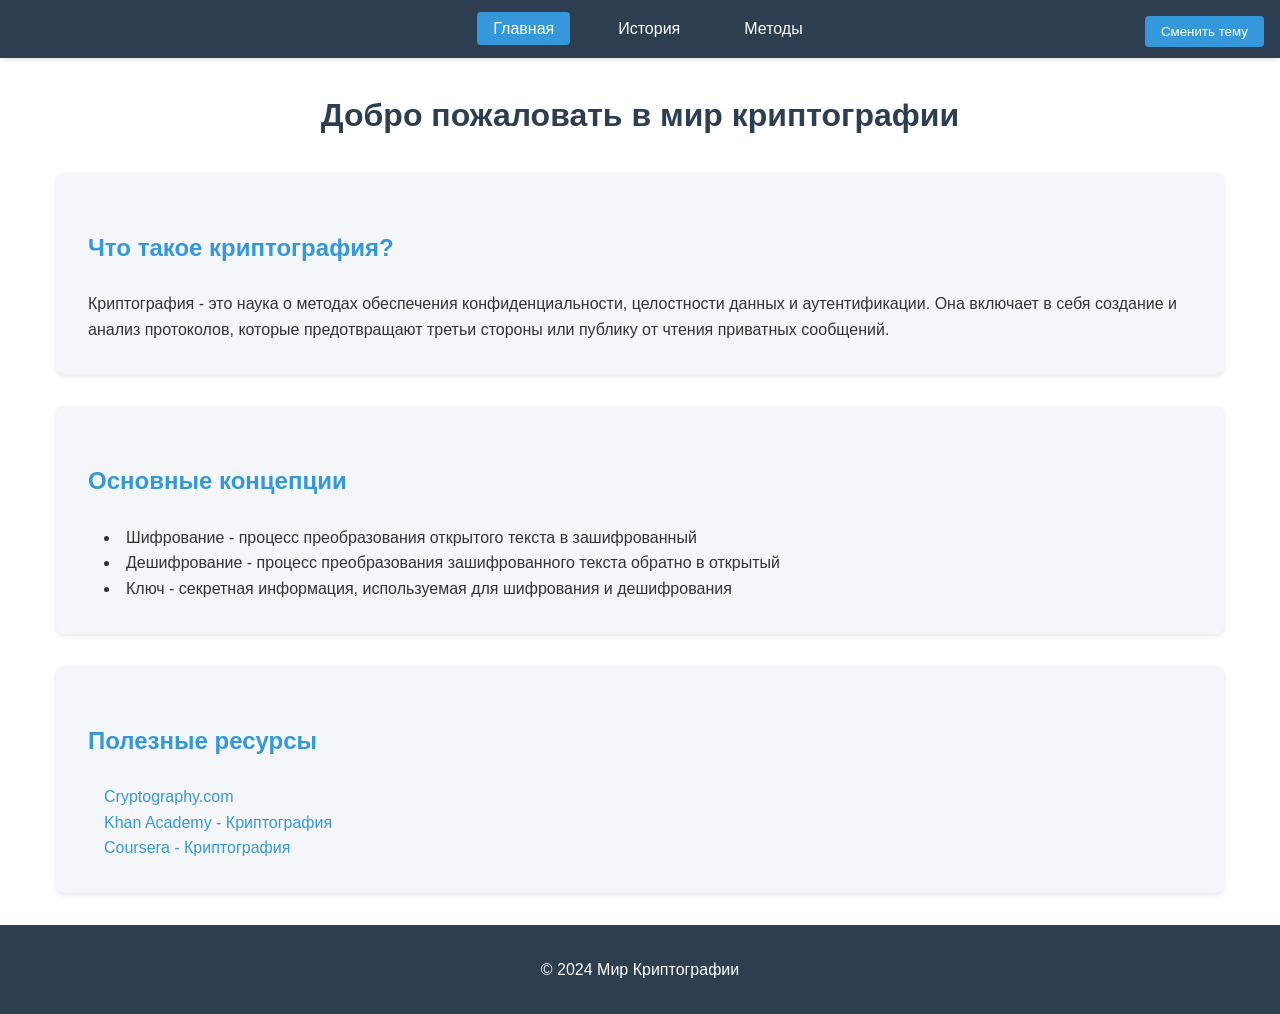
<file: index.html>
<!DOCTYPE html>
<html lang="ru">
<head>
    <meta charset="UTF-8">
    <meta name="viewport" content="width=device-width, initial-scale=1.0">
    <title>Криптография - Главная</title>
    <link rel="stylesheet" href="styles.css">
</head>
<body>
    <header>
        <nav>
            <ul>
                <li><a href="index.html" class="active">Главная</a></li>
                <li><a href="history.html">История</a></li>
                <li><a href="methods.html">Методы</a></li>
            </ul>
        </nav>
        <div class="theme-switch">
            <button onclick="toggleTheme()">Сменить тему</button>
        </div>
    </header>

    <main>
        <h1>Добро пожаловать в мир криптографии</h1>
        <section class="intro">
            <h2>Что такое криптография?</h2>
            <p>Криптография - это наука о методах обеспечения конфиденциальности, целостности данных и аутентификации. Она включает в себя создание и анализ протоколов, которые предотвращают третьи стороны или публику от чтения приватных сообщений.</p>
        </section>

        <section class="key-concepts">
            <h2>Основные концепции</h2>
            <ul>
                <li>Шифрование - процесс преобразования открытого текста в зашифрованный</li>
                <li>Дешифрование - процесс преобразования зашифрованного текста обратно в открытый</li>
                <li>Ключ - секретная информация, используемая для шифрования и дешифрования</li>
            </ul>
        </section>

        <section class="resources">
            <h2>Полезные ресурсы</h2>
            <ul>
                <li><a href="https://www.cryptography.com/" target="_blank">Cryptography.com</a></li>
                <li><a href="https://www.khanacademy.org/computing/computer-science/cryptography" target="_blank">Khan Academy - Криптография</a></li>
                <li><a href="https://www.coursera.org/learn/crypto" target="_blank">Coursera - Криптография</a></li>
            </ul>
        </section>
    </main>

    <footer>
        <p>&copy; 2024 Мир Криптографии</p>
    </footer>

    <script src="script.js"></script>
</body>
</html>
</file>
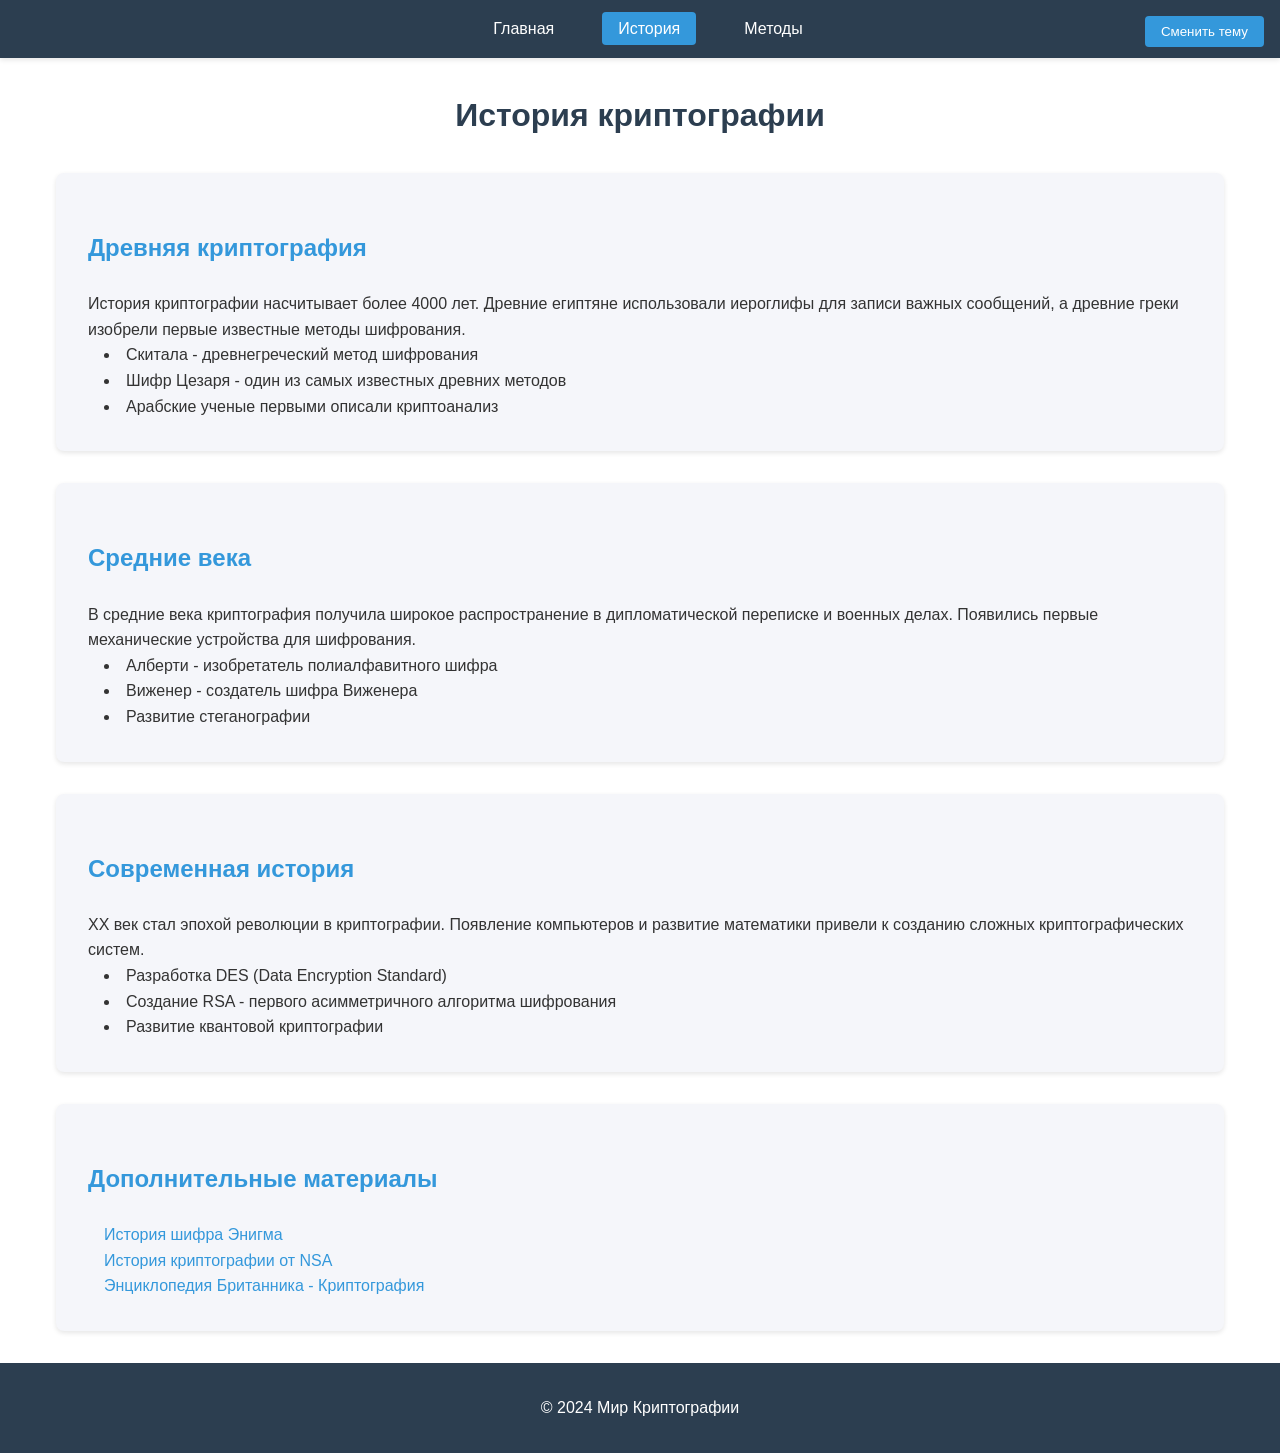
<file: history.html>
<!DOCTYPE html>
<html lang="ru">
<head>
    <meta charset="UTF-8">
    <meta name="viewport" content="width=device-width, initial-scale=1.0">
    <title>Криптография - История</title>
    <link rel="stylesheet" href="styles.css">
</head>
<body>
    <header>
        <nav>
            <ul>
                <li><a href="index.html">Главная</a></li>
                <li><a href="history.html" class="active">История</a></li>
                <li><a href="methods.html">Методы</a></li>
            </ul>
        </nav>
        <div class="theme-switch">
            <button onclick="toggleTheme()">Сменить тему</button>
        </div>
    </header>

    <main>
        <h1>История криптографии</h1>
        
        <section class="ancient">
            <h2>Древняя криптография</h2>
            <p>История криптографии насчитывает более 4000 лет. Древние египтяне использовали иероглифы для записи важных сообщений, а древние греки изобрели первые известные методы шифрования.</p>
            <ul>
                <li>Скитала - древнегреческий метод шифрования</li>
                <li>Шифр Цезаря - один из самых известных древних методов</li>
                <li>Арабские ученые первыми описали криптоанализ</li>
            </ul>
        </section>

        <section class="middle-ages">
            <h2>Средние века</h2>
            <p>В средние века криптография получила широкое распространение в дипломатической переписке и военных делах. Появились первые механические устройства для шифрования.</p>
            <ul>
                <li>Алберти - изобретатель полиалфавитного шифра</li>
                <li>Виженер - создатель шифра Виженера</li>
                <li>Развитие стеганографии</li>
            </ul>
        </section>

        <section class="modern-history">
            <h2>Современная история</h2>
            <p>XX век стал эпохой революции в криптографии. Появление компьютеров и развитие математики привели к созданию сложных криптографических систем.</p>
            <ul>
                <li>Разработка DES (Data Encryption Standard)</li>
                <li>Создание RSA - первого асимметричного алгоритма шифрования</li>
                <li>Развитие квантовой криптографии</li>
            </ul>
        </section>

        <section class="resources">
            <h2>Дополнительные материалы</h2>
            <ul>
                <li><a href="https://www.history.com/topics/world-war-ii/enigma-code" target="_blank">История шифра Энигма</a></li>
                <li><a href="https://www.nsa.gov/History/" target="_blank">История криптографии от NSA</a></li>
                <li><a href="https://www.britannica.com/topic/cryptography" target="_blank">Энциклопедия Британника - Криптография</a></li>
            </ul>
        </section>
    </main>

    <footer>
        <p>&copy; 2024 Мир Криптографии</p>
    </footer>

    <script src="script.js"></script>
</body>
</html>
</file>
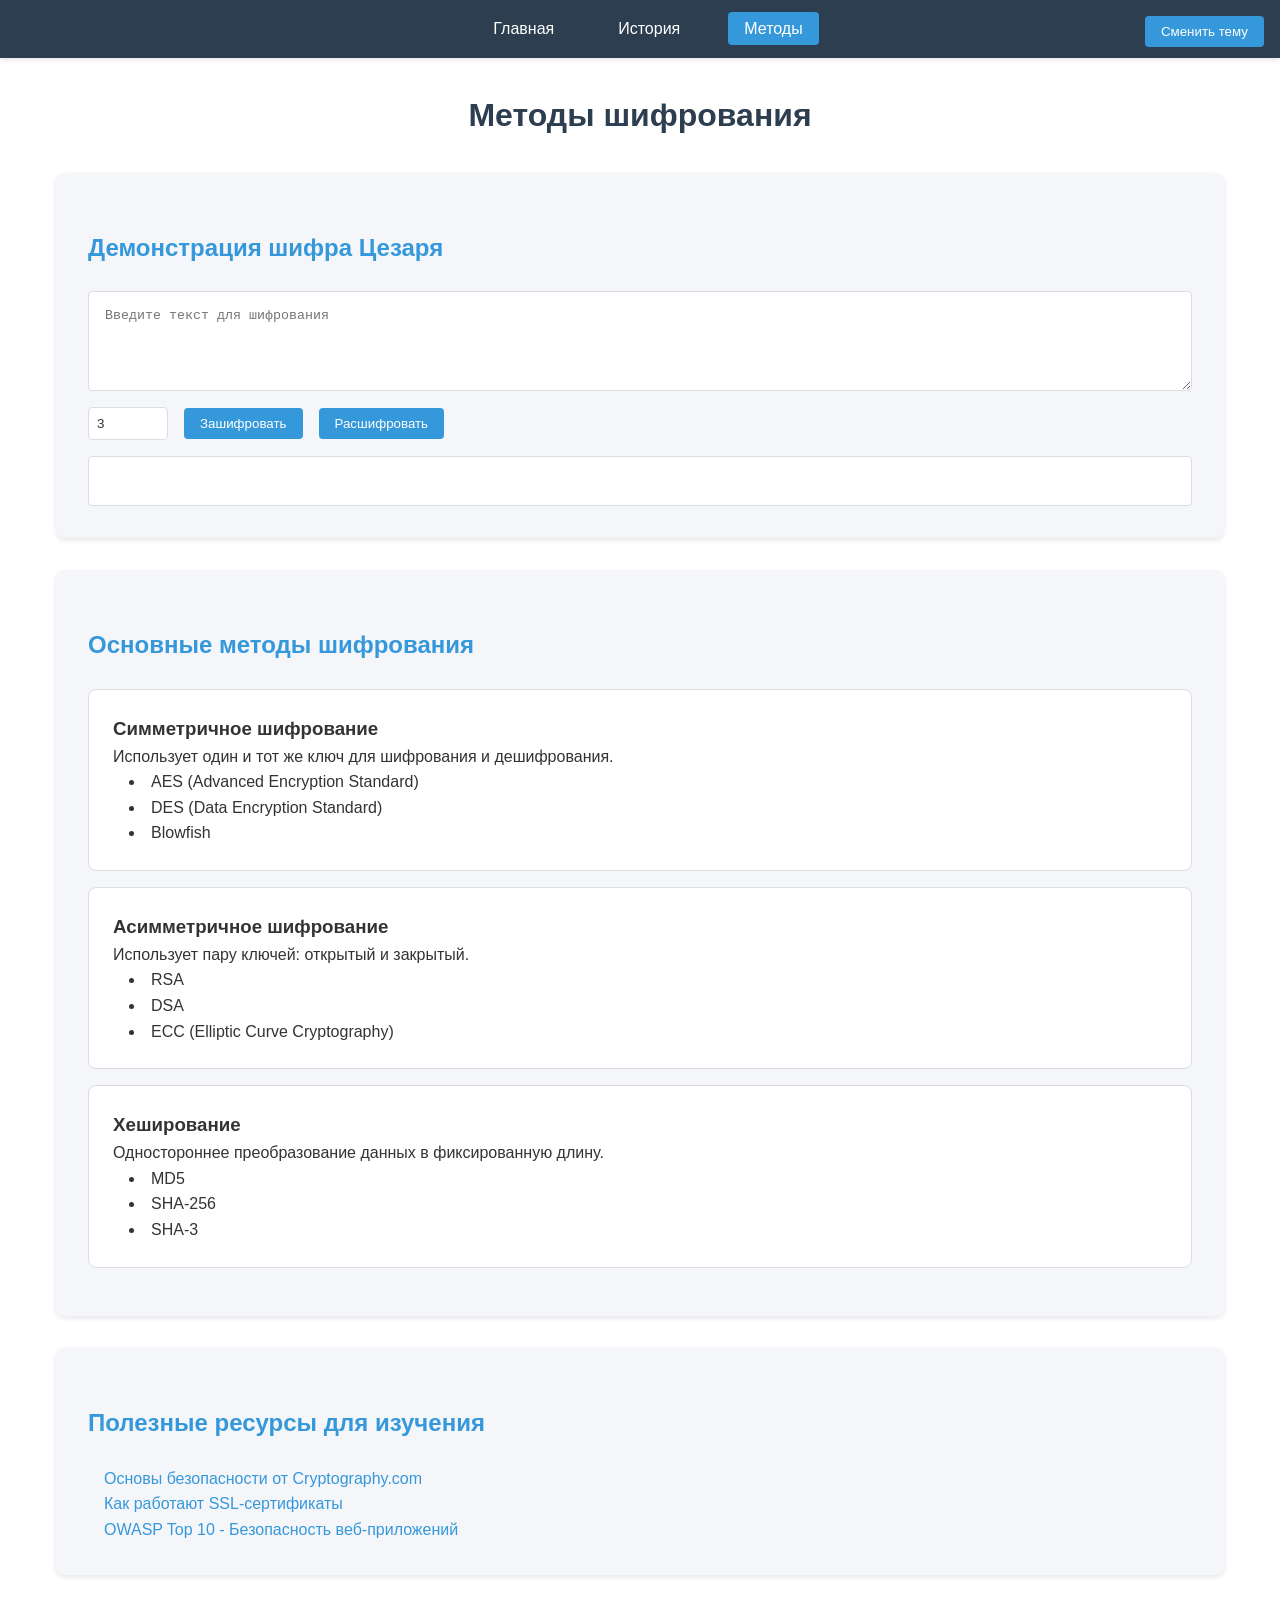
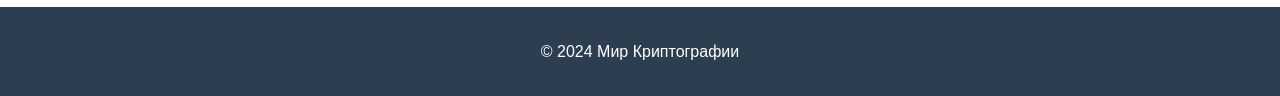
<file: methods.html>
<!DOCTYPE html>
<html lang="ru">
<head>
    <meta charset="UTF-8">
    <meta name="viewport" content="width=device-width, initial-scale=1.0">
    <title>Криптография - Методы</title>
    <link rel="stylesheet" href="styles.css">
</head>
<body>
    <header>
        <nav>
            <ul>
                <li><a href="index.html">Главная</a></li>
                <li><a href="history.html">История</a></li>
                <li><a href="methods.html" class="active">Методы</a></li>
            </ul>
        </nav>
        <div class="theme-switch">
            <button onclick="toggleTheme()">Сменить тему</button>
        </div>
    </header>

    <main>
        <h1>Методы шифрования</h1>

        <section class="demo-section">
            <h2>Демонстрация шифра Цезаря</h2>
            <div class="cipher-demo">
                <textarea id="inputText" placeholder="Введите текст для шифрования"></textarea>
                <div class="controls">
                    <input type="number" id="shift" value="3" min="1" max="25">
                    <button onclick="encrypt()">Зашифровать</button>
                    <button onclick="decrypt()">Расшифровать</button>
                </div>
                <div id="result" class="result-box"></div>
            </div>
        </section>

        <section class="methods-list">
            <h2>Основные методы шифрования</h2>
            <div class="method-card">
                <h3>Симметричное шифрование</h3>
                <p>Использует один и тот же ключ для шифрования и дешифрования.</p>
                <ul>
                    <li>AES (Advanced Encryption Standard)</li>
                    <li>DES (Data Encryption Standard)</li>
                    <li>Blowfish</li>
                </ul>
            </div>

            <div class="method-card">
                <h3>Асимметричное шифрование</h3>
                <p>Использует пару ключей: открытый и закрытый.</p>
                <ul>
                    <li>RSA</li>
                    <li>DSA</li>
                    <li>ECC (Elliptic Curve Cryptography)</li>
                </ul>
            </div>

            <div class="method-card">
                <h3>Хеширование</h3>
                <p>Одностороннее преобразование данных в фиксированную длину.</p>
                <ul>
                    <li>MD5</li>
                    <li>SHA-256</li>
                    <li>SHA-3</li>
                </ul>
            </div>
        </section>

        <section class="resources">
            <h2>Полезные ресурсы для изучения</h2>
            <ul>
                <li><a href="https://www.cryptography.com/en-us/security-essentials/" target="_blank">Основы безопасности от Cryptography.com</a></li>
                <li><a href="https://www.ssl.com/guide/ssl-certificates-how-they-work/" target="_blank">Как работают SSL-сертификаты</a></li>
                <li><a href="https://www.owasp.org/www-project-top-ten/" target="_blank">OWASP Top 10 - Безопасность веб-приложений</a></li>
            </ul>
        </section>
    </main>

    <footer>
        <p>&copy; 2024 Мир Криптографии</p>
    </footer>

    <script src="script.js"></script>
</body>
</html>
</file>
<file: styles.css>
:root {
    --primary-color: #2c3e50;
    --secondary-color: #3498db;
    --background-color: #ffffff;
    --text-color: #333333;
    --card-background: #f5f6fa;
    --border-color: #dcdde1;
}

[data-theme="dark"] {
    --primary-color: #34495e;
    --secondary-color: #2980b9;
    --background-color: #2c3e50;
    --text-color: #ecf0f1;
    --card-background: #34495e;
    --border-color: #2c3e50;
}

* {
    margin: 0;
    padding: 0;
    box-sizing: border-box;
}

body {
    font-family: 'Arial', sans-serif;
    line-height: 1.6;
    background-color: var(--background-color);
    color: var(--text-color);
    transition: background-color 0.3s, color 0.3s;
}

header {
    background-color: var(--primary-color);
    padding: 1rem;
    box-shadow: 0 2px 5px rgba(0,0,0,0.1);
}

nav ul {
    list-style: none;
    display: flex;
    justify-content: center;
    gap: 2rem;
}

nav a {
    color: white;
    text-decoration: none;
    padding: 0.5rem 1rem;
    border-radius: 4px;
    transition: background-color 0.3s;
}

nav a:hover, nav a.active {
    background-color: var(--secondary-color);
}

.theme-switch {
    position: absolute;
    top: 1rem;
    right: 1rem;
}

.theme-switch button {
    background-color: var(--secondary-color);
    color: white;
    border: none;
    padding: 0.5rem 1rem;
    border-radius: 4px;
    cursor: pointer;
    transition: background-color 0.3s;
}

.theme-switch button:hover {
    background-color: #2980b9;
}

main {
    max-width: 1200px;
    margin: 2rem auto;
    padding: 0 1rem;
}

h1 {
    color: var(--primary-color);
    margin-bottom: 2rem;
    text-align: center;
}

h2 {
    color: var(--secondary-color);
    margin: 1.5rem 0;
}

section {
    background-color: var(--card-background);
    padding: 2rem;
    border-radius: 8px;
    margin-bottom: 2rem;
    box-shadow: 0 2px 5px rgba(0,0,0,0.1);
}

ul {
    list-style-position: inside;
    margin-left: 1rem;
}

.cipher-demo {
    display: flex;
    flex-direction: column;
    gap: 1rem;
}

textarea {
    width: 100%;
    min-height: 100px;
    padding: 1rem;
    border: 1px solid var(--border-color);
    border-radius: 4px;
    background-color: var(--background-color);
    color: var(--text-color);
}

.controls {
    display: flex;
    gap: 1rem;
    align-items: center;
}

input[type="number"] {
    width: 80px;
    padding: 0.5rem;
    border: 1px solid var(--border-color);
    border-radius: 4px;
    background-color: var(--background-color);
    color: var(--text-color);
}

button {
    background-color: var(--secondary-color);
    color: white;
    border: none;
    padding: 0.5rem 1rem;
    border-radius: 4px;
    cursor: pointer;
    transition: background-color 0.3s;
}

button:hover {
    background-color: #2980b9;
}

.result-box {
    padding: 1rem;
    border: 1px solid var(--border-color);
    border-radius: 4px;
    min-height: 50px;
    background-color: var(--background-color);
}

.method-card {
    background-color: var(--background-color);
    padding: 1.5rem;
    border-radius: 8px;
    margin-bottom: 1rem;
    border: 1px solid var(--border-color);
}

.resources ul {
    list-style: none;
}

.resources a {
    color: var(--secondary-color);
    text-decoration: none;
    transition: color 0.3s;
}

.resources a:hover {
    color: #2980b9;
}

footer {
    text-align: center;
    padding: 2rem;
    background-color: var(--primary-color);
    color: white;
    margin-top: 2rem;
}
</file>
